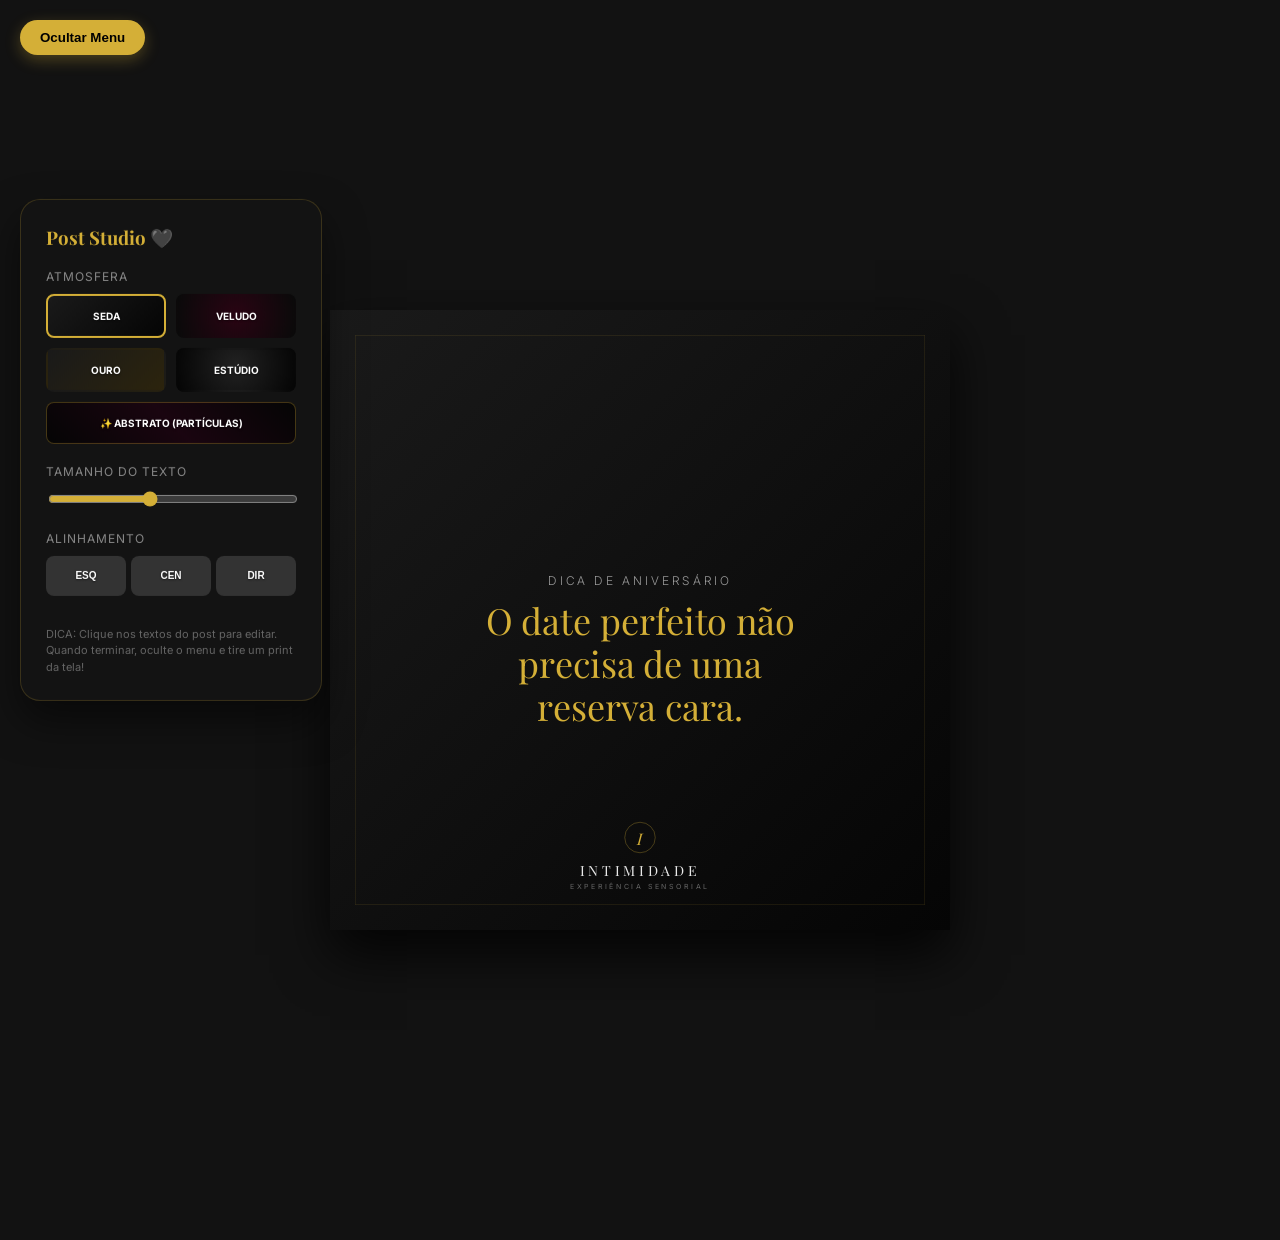
<file: gerador_de_posts.html>
<!DOCTYPE html>
<html lang="pt-br">
<head>
    <meta charset="UTF-8">
    <meta name="viewport" content="width=device-width, initial-scale=1.0">
    <title>Gerador de Posts Premium - Intimidade</title>
    <link href="https://fonts.googleapis.com/css2?family=Inter:wght@300;400;600&family=Playfair+Display:ital,wght@0,400;0,700;1,400&display=swap" rel="stylesheet">
    <style>
        :root {
            --gold: #D4AF37;
            --wine: #900C3F;
            --black: #0A0A0A;
            --ui-bg: rgba(20, 20, 20, 0.9);
        }

        body {
            background-color: #121212;
            display: flex;
            justify-content: center;
            align-items: center;
            min-height: 100vh;
            margin: 0;
            font-family: 'Inter', sans-serif;
            color: white;
            overflow-x: hidden;
        }

        /* Painel de Controle */
        .controls {
            position: fixed;
            left: 20px;
            top: 50%;
            transform: translateY(-50%);
            background: var(--ui-bg);
            padding: 25px;
            border-radius: 20px;
            border: 1px solid rgba(212, 175, 55, 0.2);
            backdrop-filter: blur(10px);
            z-index: 100;
            width: 250px;
            box-shadow: 0 20px 40px rgba(0,0,0,0.5);
            transition: all 0.3s ease;
        }

        .controls.hidden {
            transform: translateY(-50%) translateX(-300px);
        }

        .control-group {
            margin-bottom: 20px;
        }

        .control-group label {
            display: block;
            font-size: 12px;
            text-transform: uppercase;
            letter-spacing: 1px;
            color: #888;
            margin-bottom: 10px;
        }

        .theme-grid {
            display: grid;
            grid-template-columns: repeat(2, 1fr);
            gap: 10px;
        }

        .theme-btn {
            height: 40px;
            border-radius: 8px;
            border: 2px solid transparent;
            cursor: pointer;
            transition: 0.2s;
            display: flex;
            align-items: center;
            justify-content: center;
            font-size: 10px;
            font-weight: bold;
            color: white;
            text-shadow: 0 1px 2px rgba(0,0,0,0.5);
        }

        .theme-btn.active {
            border-color: var(--gold);
        }

        .theme-seda { background: linear-gradient(135deg, #1a1a1a 0%, #050505 100%); }
        .theme-veludo { background: radial-gradient(circle at center, #2a0413 0%, #0a0a0a 100%); }
        .theme-ouro { background: linear-gradient(135deg, #1a1a1a 0%, #2c240d 100%); }
        .theme-estudio { background: radial-gradient(circle at 50% 40%, #222 0%, #050505 100%); }
        .theme-abstrato { background: linear-gradient(45deg, #050505, #1a0510, #050505); border: 1px solid rgba(212,175,55,0.3); }

        input[type="range"] {
            width: 100%;
            accent-color: var(--gold);
        }

        .btn-toggle {
            position: fixed;
            top: 20px;
            left: 20px;
            background: var(--gold);
            color: black;
            border: none;
            padding: 10px 20px;
            border-radius: 50px;
            cursor: pointer;
            font-weight: bold;
            z-index: 101;
            box-shadow: 0 5px 15px rgba(212, 175, 55, 0.3);
        }

        /* O Quadrado do Instagram */
        .instagram-post {
            width: 1080px; 
            height: 1080px;
            background-color: #0A0A0A;
            position: relative;
            display: flex;
            flex-direction: column;
            justify-content: center;
            align-items: center;
            padding: 80px;
            text-align: center;
            box-shadow: 0 50px 100px rgba(0,0,0,0.8);
            transform: scale(0.5); /* Escala para visualização no navegador */
            transform-origin: center;
            transition: all 3s ease-in-out;
        }

        /* Efeitos de Fundo Dinâmicos */
        .post-bg-overlay {
            position: absolute;
            top: 0; left: 0; right: 0; bottom: 0;
            pointer-events: none;
            opacity: 0.5;
        }

        .instagram-post::before {
            content: '';
            position: absolute;
            top: 50px; bottom: 50px; left: 50px; right: 50px;
            border: 1px solid rgba(212, 175, 55, 0.2);
            pointer-events: none;
        }

        .sup-title {
            font-size: 24px;
            font-weight: 300;
            letter-spacing: 6px;
            color: #999;
            text-transform: uppercase;
            margin-bottom: 50px;
            outline: none;
        }

        .main-title {
            font-family: 'Playfair Display', serif;
            font-size: 72px;
            line-height: 1.2;
            color: var(--gold);
            outline: none;
            width: 100%;
            transition: all 0.3s;
        }

        .brand-logo {
            position: absolute;
            bottom: 80px;
            display: flex;
            flex-direction: column;
            align-items: center;
            outline: none;
        }

        .logo-icon {
            font-family: 'Playfair Display', serif;
            font-size: 32px;
            color: var(--gold);
            font-style: italic;
            width: 60px; height: 60px;
            border: 1px solid rgba(212, 175, 55, 0.6);
            border-radius: 50%;
            display: flex;
            justify-content: center;
            align-items: center;
            margin-bottom: 15px;
        }

        .logo-text {
            font-family: 'Playfair Display', serif;
            font-size: 28px;
            color: #EAEAEA;
            letter-spacing: 8px;
            text-transform: uppercase;
        }

        .logo-sub {
            font-size: 14px;
            color: #666;
            letter-spacing: 5px;
            text-transform: uppercase;
            margin-top: 5px;
        }

        /* Classes de Tema */
        .theme-seda-bg { background: linear-gradient(135deg, #1a1a1a 0%, #050505 100%) !important; }
        .theme-veludo-bg { background: radial-gradient(circle at center, #3a051a 0%, #050505 100%) !important; }
        .theme-ouro-bg { background: linear-gradient(135deg, #1a1a1a 0%, #2c240d 100%) !important; }
        .theme-estudio-bg { background: radial-gradient(circle at 50% 30%, #333 0%, #050505 100%) !important; }
        
        .theme-abstrato-bg {
            background: #050505 !important;
            overflow: hidden;
        }

        /* Canvas de Partículas estilo Hero Header (Topo) */
        #abstractCanvas {
            position: absolute;
            top: 0;
            left: 0;
            width: 100%;
            height: 45%; /* Ocupa a metade superior */
            pointer-events: none;
            opacity: 0;
            transition: opacity 2s ease-in-out;
            z-index: 5;
            mask-image: linear-gradient(to bottom, black 80%, transparent 100%);
        }

        .active-mist #abstractCanvas {
            opacity: 1;
        }

        .text-container {
            position: absolute;
            top: 55%; /* Levemente abaixo do centro para dar espaço ao Hero */
            left: 50%;
            transform: translate(-50%, -50%);
            width: 85%;
            z-index: 10;
            display: flex;
            flex-direction: column;
            align-items: center;
        }

        .sup-title {
            margin-bottom: 20px;
            z-index: 10;
        }

        .main-title {
            width: 100%;
            z-index: 10;
        }

        .brand-logo {
            position: absolute;
            bottom: 80px;
            z-index: 10;
        }

        @media (max-width: 1200px) {
            .instagram-post { transform: scale(0.4); }
        }
        @media (max-width: 800px) {
            .instagram-post { transform: scale(0.3); }
            .controls { display: none; }
        }
    </style>
</head>
<body>

    <button class="btn-toggle" onclick="toggleUI()">Ocultar Menu</button>

    <div class="controls" id="controls">
        <h3 style="margin-top:0; color:var(--gold); font-family: 'Playfair Display', serif;">Post Studio 🖤</h3>
        
        <div class="control-group">
            <label>Atmosfera</label>
            <div class="theme-grid">
                <div class="theme-btn theme-seda active" onclick="setTheme('seda', this)">SEDA</div>
                <div class="theme-btn theme-veludo" onclick="setTheme('veludo', this)">VELUDO</div>
                <div class="theme-btn theme-ouro" onclick="setTheme('ouro', this)">OURO</div>
                <div class="theme-btn theme-estudio" onclick="setTheme('estudio', this)">ESTÚDIO</div>
                <div class="theme-btn theme-abstrato" style="grid-column: span 2" onclick="setTheme('abstrato', this)">✨ ABSTRATO (PARTÍCULAS)</div>
            </div>
        </div>

        <div class="control-group">
            <label>Tamanho do Texto</label>
            <input type="range" min="40" max="120" value="72" oninput="updateFontSize(this.value)">
        </div>

        <div class="control-group">
            <label>Alinhamento</label>
            <div style="display:flex; gap:5px;">
                <button class="theme-btn" style="flex:1; background:#333;" onclick="setAlign('left')">ESQ</button>
                <button class="theme-btn" style="flex:1; background:#333;" onclick="setAlign('center')">CEN</button>
                <button class="theme-btn" style="flex:1; background:#333;" onclick="setAlign('right')">DIR</button>
            </div>
        </div>

        <div style="margin-top: 30px; font-size: 11px; color: #666; line-height: 1.5;">
            DICA: Clique nos textos do post para editar. Quando terminar, oculte o menu e tire um print da tela!
        </div>
    </div>

    <div class="instagram-post theme-seda-bg" id="post">
        <canvas id="abstractCanvas"></canvas>
        
        <div class="text-container">
            <div class="sup-title" contenteditable="true">DICA DE ANIVERSÁRIO</div>
            <div class="main-title" id="mainTitle" contenteditable="true">O date perfeito não<br>precisa de uma<br>reserva cara.</div>
        </div>
        
        <div class="brand-logo" contenteditable="true">
            <div class="logo-icon">I</div>
            <div class="logo-text">Intimidade</div>
            <div class="logo-sub">EXPERIÊNCIA SENSORIAL</div>
        </div>
    </div>

    <script>
        function setTheme(theme, btn) {
            const post = document.getElementById('post');
            
            // Remove todos os temas anteriores
            post.classList.remove('theme-seda-bg', 'theme-veludo-bg', 'theme-ouro-bg', 'theme-estudio-bg', 'theme-abstrato-bg', 'active-mist');
            
            // Adiciona o novo tema
            post.classList.add('theme-' + theme + '-bg');
            
            // Ativa a névoa se for abstrato
            if(theme === 'abstrato') {
                post.classList.add('active-mist');
                if(!particlesInitialized) initParticles();
            }
            
            document.querySelectorAll('.theme-btn').forEach(b => b.classList.remove('active'));
            btn.classList.add('active');
        }

        function updateFontSize(size) {
            document.getElementById('mainTitle').style.fontSize = size + 'px';
        }

        function setAlign(align) {
            document.getElementById('post').style.textAlign = align;
            document.getElementById('post').style.alignItems = 
                align === 'left' ? 'flex-start' : (align === 'right' ? 'flex-end' : 'center');
        }

        function toggleUI() {
            const controls = document.getElementById('controls');
            const btn = document.querySelector('.btn-toggle');
            controls.classList.toggle('hidden');
            btn.innerText = controls.classList.contains('hidden') ? 'Mostrar Menu' : 'Ocultar Menu';
        }

        // Atalhos de teclado
        document.addEventListener('keydown', function(e) {
            if (e.key === 'h' || e.key === 'H') toggleUI();
        });

        // --- SISTEMA DE PARTÍCULAS PREMIUM (CANVAS) ---
        let particlesInitialized = false;
        const canvas = document.getElementById('abstractCanvas');
        const ctx = canvas.getContext('2d');
        let particles = [];
        let animationState = 'floating'; // floating, forming, merging
        let stateTimer = 0;

        // Silhuetas "Sexier" (Caminhos mais detalhados e curvos)
        // Feminino: Ampulheta elegante
        const femalePathData = 'M50,15c5-1,10,3,10,8s-4,10-10,10s-10-5-10-10S45,14,50,15z M50,35c-5,0-15,5-15,15c0,10,10,15,10,30s-10,30-10,40c0,10,20,15,30,15s30-5,30-15c0-10-10-25-10-40s10-20,10-30C75,40,65,35,50,35z';
        // Masculino: Tronco em V
        const malePathData = 'M50,10c6,0,11,5,11,11s-5,11-11,11s-11-5-11-11S44,10,50,10z M50,35c-15,0-25,5-25,20c0,15,10,20,10,40s-5,45-5,55c0,10,20,10,40,10s40,0,40-10c0-10-5-35-5-55s10-25,10-40C75,40,65,35,50,35z';
        
        const femalePath = new Path2D(femalePathData);
        const malePath = new Path2D(malePathData);

        function initParticles() {
            particlesInitialized = true;
            canvas.width = 1080;
            canvas.height = 486; // 45% de 1080
            particles = [];
            stateTimer = 0;
            animationState = 'floating';
            
            // Criar 100 partículas para formar os corpos
            for(let i = 0; i < 100; i++) {
                particles.push({
                    x: Math.random() * canvas.width,
                    y: Math.random() * canvas.height,
                    radius: Math.random() * 5 + 1.5,
                    vx: (Math.random() - 0.5) * 1.5,
                    vy: (Math.random() - 0.5) * 1.5,
                    color: i % 2 === 0 ? 'rgba(212, 175, 55, ' : 'rgba(144, 12, 63, ',
                    alpha: Math.random() * 0.4 + 0.2,
                    targetX: null, targetY: null,
                    isMale: i % 2 === 0
                });
            }
            animateParticles();
        }

        function animateParticles() {
            if(!document.getElementById('post').classList.contains('active-mist')) {
                requestAnimationFrame(animateParticles);
                return;
            }

            ctx.clearRect(0, 0, canvas.width, canvas.height);
            stateTimer++;

            // Ritmo fluído
            if (stateTimer > 300 && animationState === 'floating') animationState = 'forming';
            if (stateTimer > 800 && animationState === 'forming') animationState = 'merging';
            if (stateTimer > 1500) stateTimer = 0, animationState = 'floating'; 

            particles.forEach((p, i) => {
                if (animationState === 'floating') {
                    p.x += p.vx * 0.8; p.y += p.vy * 0.8;
                    if(p.x < 0 || p.x > canvas.width) p.vx *= -1;
                    if(p.y < 0 || p.y > canvas.height) p.vy *= -1;
                } else {
                    const isMale = p.isMale;
                    let targetBaseX, targetBaseY;

                    if (animationState === 'forming') {
                        // Silhuetas separadas no HERO
                        targetBaseX = isMale ? 350 : 730;
                        targetBaseY = 180; // Sobe um pouco mais para dar espaço ao texto central
                        const angle = (i / 50) * Math.PI * 2;
                        const r = isMale ? 60 : 50;
                        p.targetX = targetBaseX + Math.cos(angle) * r * (Math.sin(i*0.1) + 1);
                        p.targetY = targetBaseY + Math.sin(angle) * r * (Math.cos(i*0.1) + 1.5);
                    } else {
                        // FUSÃO NO LOGO (O "I" Central) no HERO
                        targetBaseX = 540;
                        targetBaseY = 180;
                        
                        // REGRA: Dourada forma o I, Vermelha forma a Bola
                        if (p.color.includes('212')) {
                            // DOURADA -> Haste do I
                            p.targetX = targetBaseX + (Math.random() - 0.5) * 10;
                            p.targetY = targetBaseY + (Math.random() - 0.5) * 140;
                        } else {
                            // VERMELHA -> Círculo
                            const angle = (i / 50) * Math.PI * 2;
                            p.targetX = targetBaseX + Math.cos(angle) * 90;
                            p.targetY = targetBaseY + Math.sin(angle) * 90;
                        }
                    }

                    p.x += (p.targetX - p.x) * 0.04;
                    p.y += (p.targetY - p.y) * 0.04;
                }

                // Desenho das partículas
                const grad = ctx.createRadialGradient(p.x, p.y, 0, p.x, p.y, p.radius * 2);
                grad.addColorStop(0, p.color + p.alpha + ')');
                grad.addColorStop(1, 'rgba(0,0,0,0)');
                ctx.fillStyle = grad;
                ctx.beginPath();
                ctx.arc(p.x, p.y, p.radius * 2, 0, Math.PI * 2);
                ctx.fill();
            });

            // Sombra das silhuetas (muito sutil)
            if (animationState !== 'floating') {
                ctx.globalAlpha = 0.02;
                ctx.save();
                ctx.translate(animationState === 'merging' ? 540-250 : 350-250, 350-50);
                ctx.scale(5, 5); ctx.fillStyle = '#D4AF37'; ctx.fill(malePath);
                ctx.restore();
                ctx.save();
                ctx.translate(animationState === 'merging' ? 540-250 : 730-250, 350-50);
                ctx.scale(5, 5); ctx.fillStyle = '#900C3F'; ctx.fill(femalePath);
                ctx.restore();
                ctx.globalAlpha = 1.0;
            }

            requestAnimationFrame(animateParticles);
        }

        function updateFontSize(size) {
            document.getElementById('mainTitle').style.fontSize = size + 'px';
        }

        function setAlign(align) {
            document.getElementById('post').style.textAlign = align;
            document.getElementById('post').style.alignItems = 
                align === 'left' ? 'flex-start' : (align === 'right' ? 'flex-end' : 'center');
        }

        function toggleUI() {
            const controls = document.getElementById('controls');
            const btn = document.querySelector('.btn-toggle');
            controls.classList.toggle('hidden');
            btn.innerText = controls.classList.contains('hidden') ? 'Mostrar Menu' : 'Ocultar Menu';
        }

        // Atalhos de teclado
        document.addEventListener('keydown', function(e) {
            if (e.key === 'h' || e.key === 'H') toggleUI();
        });
    </script>
</body>
</html>
</file>
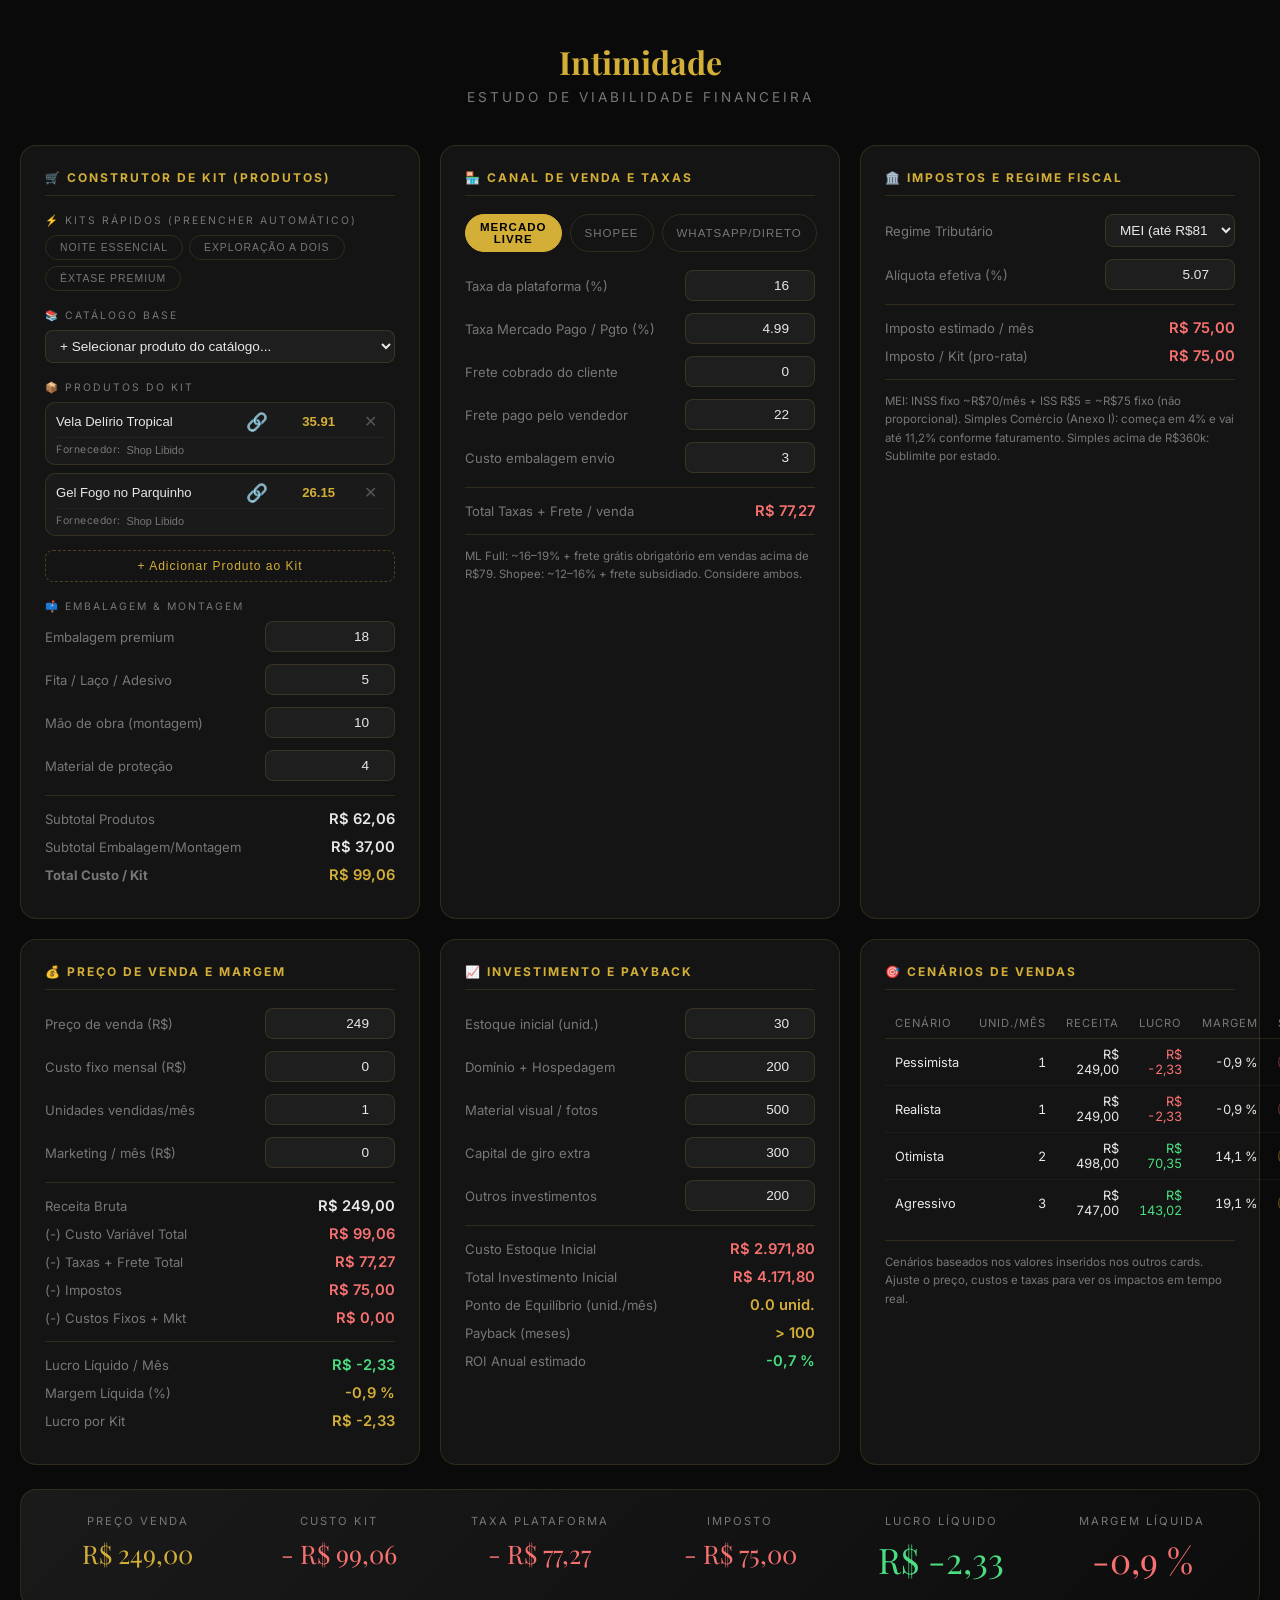
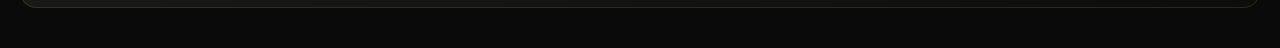
<file: viabilidade.html>
<!DOCTYPE html>
<html lang="pt-br">
<head>
<meta charset="UTF-8">
<title>Viabilidade Financeira — Intimidade</title>
<link href="https://fonts.googleapis.com/css2?family=Inter:wght@300;400;600;700&family=Playfair+Display:wght@400;700&display=swap" rel="stylesheet">
<style>
:root{--gold:#D4AF37;--wine:#900C3F;--bg:#0A0A0A;--card:#141414;--border:rgba(212,175,55,0.15);--text:#e8e8e8;--muted:#777}
*{box-sizing:border-box;margin:0;padding:0}
body{background:var(--bg);color:var(--text);font-family:'Inter',sans-serif;min-height:100vh;padding:40px 20px}
h1{font-family:'Playfair Display',serif;color:var(--gold);font-size:2rem;text-align:center;margin-bottom:6px}
.subtitle{text-align:center;color:var(--muted);font-size:.85rem;letter-spacing:3px;text-transform:uppercase;margin-bottom:40px}
.grid{display:grid;grid-template-columns:repeat(auto-fit,minmax(340px,1fr));gap:20px;max-width:1400px;margin:0 auto}
.card{background:var(--card);border:1px solid var(--border);border-radius:16px;padding:24px}
.card h2{font-size:.75rem;text-transform:uppercase;letter-spacing:2px;color:var(--gold);margin-bottom:18px;padding-bottom:10px;border-bottom:1px solid var(--border)}
.row{display:flex;align-items:center;justify-content:space-between;margin-bottom:12px;gap:10px}
.row label{font-size:.82rem;color:var(--muted);flex:1;min-width:140px}
.row input,.row select{background:#1e1e1e;border:1px solid var(--border);border-radius:8px;color:var(--text);font-size:.85rem;padding:7px 10px;width:130px;text-align:right;outline:none;transition:.2s}
.row input:focus,.row select:focus{border-color:var(--gold)}
.row select{text-align:left}
.result-row{display:flex;align-items:center;justify-content:space-between;margin-bottom:10px}
.result-row span:first-child{font-size:.82rem;color:var(--muted)}
.result-row .val{font-size:.92rem;font-weight:600;color:var(--text)}
.val.green{color:#4ade80}.val.red{color:#f87171}.val.gold{color:var(--gold)}
.big-result{background:linear-gradient(135deg,#1a1a1a,#0d0d0d);border:1px solid var(--border);border-radius:16px;padding:28px;max-width:1400px;margin:24px auto 0;display:grid;grid-template-columns:repeat(auto-fit,minmax(160px,1fr));gap:20px}
.metric{text-align:center}
.metric .label{font-size:.7rem;text-transform:uppercase;letter-spacing:2px;color:var(--muted);margin-bottom:8px}
.metric .number{font-family:'Playfair Display',serif;font-size:2.2rem;color:var(--gold)}
.metric .number.red{color:#f87171}.metric .number.green{color:#4ade80}
.divider{height:1px;background:var(--border);margin:14px 0}
.badge{display:inline-block;padding:2px 10px;border-radius:50px;font-size:.7rem;font-weight:600;letter-spacing:1px}
.badge.ok{background:rgba(74,222,128,.1);color:#4ade80;border:1px solid rgba(74,222,128,.3)}
.badge.warn{background:rgba(251,191,36,.1);color:#fbbf24;border:1px solid rgba(251,191,36,.3)}
.badge.bad{background:rgba(248,113,113,.1);color:#f87171;border:1px solid rgba(248,113,113,.3)}
.note{font-size:.72rem;color:var(--muted);margin-top:14px;line-height:1.6;border-top:1px solid var(--border);padding-top:12px}
.channel-tabs{display:flex;gap:8px;margin-bottom:18px}
.tab{padding:6px 14px;border-radius:50px;font-size:.72rem;letter-spacing:1px;text-transform:uppercase;cursor:pointer;border:1px solid var(--border);background:transparent;color:var(--muted);transition:.2s}
.tab.active{background:var(--gold);color:#000;border-color:var(--gold);font-weight:700}
table{width:100%;border-collapse:collapse;font-size:.8rem}
th{text-align:left;padding:8px 10px;color:var(--muted);font-weight:400;letter-spacing:1px;font-size:.7rem;text-transform:uppercase;border-bottom:1px solid var(--border)}
td{padding:8px 10px;border-bottom:1px solid rgba(255,255,255,.04)}
tr:last-child td{border-bottom:none}
td.num{text-align:right;font-variant-numeric:tabular-nums}
td.neg{color:#f87171} td.pos{color:#4ade80}
/* Kit Builder */
.kit-item{background:#1a1a1a;border:1px solid var(--border);border-radius:10px;padding:8px 10px;margin-bottom:8px}
.kit-item-top{display:grid;grid-template-columns:1fr 100px 28px;gap:6px;align-items:center}
.kit-item-bot{display:flex;gap:6px;align-items:center;margin-top:5px;padding-top:5px;border-top:1px solid rgba(255,255,255,.04)}
.kit-item input[type=text]{background:transparent;border:none;color:var(--text);font-size:.8rem;outline:none;width:100%}
.kit-item input[type=text].dist-input{color:var(--muted);font-size:.68rem;flex:1}
.kit-item input[type=number]{background:transparent;border:none;color:var(--gold);font-size:.82rem;font-weight:600;outline:none;text-align:right;width:100%}
.dist-label{font-size:.65rem;color:var(--muted);white-space:nowrap;letter-spacing:.5px}
.btn-add{width:100%;padding:8px;border-radius:8px;border:1px dashed rgba(212,175,55,.3);background:transparent;color:var(--gold);font-size:.75rem;cursor:pointer;transition:.2s;margin-top:6px;letter-spacing:1px}
.btn-add:hover{background:rgba(212,175,55,.08)}
.btn-del{background:transparent;border:none;color:#555;cursor:pointer;font-size:1rem;line-height:1;padding:2px 5px;border-radius:4px;transition:.2s}
.btn-del:hover{color:#f87171;background:rgba(248,113,113,.1)}
.kit-section-label{font-size:.65rem;text-transform:uppercase;letter-spacing:2px;color:var(--muted);margin:14px 0 8px}
</style>
</head>
<body>

<h1>Intimidade</h1>
<p class="subtitle">Estudo de Viabilidade Financeira</p>

<div class="grid">

  <!-- CUSTO DO PRODUTO — KIT BUILDER DINÂMICO -->
  <div class="card" style="grid-column: span 1">
    <h2>🛒 Construtor de Kit (Produtos)</h2>

    <p class="kit-section-label">⚡ Kits Rápidos (Preencher Automático)</p>
    <div style="display:flex; gap:6px; margin-bottom:18px; flex-wrap:wrap;">
      <button class="tab" onclick="loadKit('essencial')" style="font-size:0.65rem;">Noite Essencial</button>
      <button class="tab" onclick="loadKit('explorador')" style="font-size:0.65rem;">Exploração a Dois</button>
      <button class="tab" onclick="loadKit('premium')" style="font-size:0.65rem;">Êxtase Premium</button>
    </div>

    <p class="kit-section-label">📚 Catálogo Base</p>
    <div class="row" style="margin-bottom:18px;">
      <select id="db_select" onchange="if(this.value){addFromDb(this.value); this.value='';}" style="width:100%;">
        <option value="">+ Selecionar produto do catálogo...</option>
      </select>
    </div>

    <p class="kit-section-label">📦 Produtos do Kit</p>
    <div id="kit-items">
      <!-- Itens gerados por JS -->
    </div>
    <button class="btn-add" onclick="addItem()">+ Adicionar Produto ao Kit</button>

    <p class="kit-section-label" style="margin-top:18px">📫 Embalagem & Montagem</p>
    <div class="row"><label>Embalagem premium</label><input type="number" id="emb" value="18" oninput="calc()"></div>
    <div class="row"><label>Fita / Laço / Adesivo</label><input type="number" id="fita" value="5" oninput="calc()"></div>
    <div class="row"><label>Mão de obra (montagem)</label><input type="number" id="mao" value="10" oninput="calc()"></div>
    <div class="row"><label>Material de proteção</label><input type="number" id="prot" value="4" oninput="calc()"></div>

    <div class="divider"></div>
    <div class="result-row"><span>Subtotal Produtos</span><span class="val" id="subtotal_produtos">—</span></div>
    <div class="result-row"><span>Subtotal Embalagem/Montagem</span><span class="val" id="subtotal_emb">—</span></div>
    <div class="result-row"><span><strong>Total Custo / Kit</strong></span><span class="val gold" id="custo_total">—</span></div>
  </div>

  <!-- CANAL DE VENDA -->
  <div class="card">
    <h2>🏪 Canal de Venda e Taxas</h2>
    <div class="channel-tabs">
      <button class="tab active" onclick="setCanal('ml',this)">Mercado Livre</button>
      <button class="tab" onclick="setCanal('sh',this)">Shopee</button>
      <button class="tab" onclick="setCanal('wp',this)">WhatsApp/Direto</button>
    </div>
    <div class="row"><label>Taxa da plataforma (%)</label><input type="number" id="taxa_plat" value="16" step="0.1" oninput="calc()"></div>
    <div class="row"><label>Taxa Mercado Pago / Pgto (%)</label><input type="number" id="taxa_pgto" value="4.99" step="0.1" oninput="calc()"></div>
    <div class="row"><label>Frete cobrado do cliente</label><input type="number" id="frete_cliente" value="0" oninput="calc()"></div>
    <div class="row"><label>Frete pago pelo vendedor</label><input type="number" id="frete_vend" value="22" oninput="calc()"></div>
    <div class="row"><label>Custo embalagem envio</label><input type="number" id="emb_envio" value="3" oninput="calc()"></div>
    <div class="divider"></div>
    <div class="result-row"><span>Total Taxas + Frete / venda</span><span class="val red" id="total_taxas">—</span></div>
    <p class="note" id="nota_canal">ML Full: ~16–19% + frete grátis obrigatório em vendas acima de R$79. Shopee: ~12–16% + frete subsidiado. Considere ambos.</p>
  </div>

  <!-- IMPOSTOS -->
  <div class="card">
    <h2>🏛️ Impostos e Regime Fiscal</h2>
    <div class="row">
      <label>Regime Tributário</label>
      <select id="regime" onchange="calcRegime()">
        <option value="mei">MEI (até R$81k/ano)</option>
        <option value="simples">Simples Nacional - Comércio</option>
        <option value="isento">Informal / Isento</option>
      </select>
    </div>
    <div class="row"><label>Alíquota efetiva (%)</label><input type="number" id="aliquota" value="5.07" step="0.01" oninput="calc()"></div>
    <div class="divider"></div>
    <div class="result-row"><span>Imposto estimado / mês</span><span class="val red" id="imp_mes">—</span></div>
    <div class="result-row"><span>Imposto / Kit (pro-rata)</span><span class="val red" id="imp_kit">—</span></div>
    <p class="note">MEI: INSS fixo ~R$70/mês + ISS R$5 = ~R$75 fixo (não proporcional). Simples Comércio (Anexo I): começa em 4% e vai até 11,2% conforme faturamento. Simples acima de R$360k: Sublimite por estado.</p>
  </div>

  <!-- PREÇO E MARGEM -->
  <div class="card">
    <h2>💰 Preço de Venda e Margem</h2>
    <div class="row"><label>Preço de venda (R$)</label><input type="number" id="preco" value="249" oninput="calc()"></div>
    <div class="row"><label>Custo fixo mensal (R$)</label><input type="number" id="fixo" value="0" oninput="calc()"></div>
    <div class="row"><label>Unidades vendidas/mês</label><input type="number" id="unidades" value="1" oninput="calc()"></div>
    <div class="row"><label>Marketing / mês (R$)</label><input type="number" id="mkt" value="0" oninput="calc()"></div>
    <div class="divider"></div>
    <div class="result-row"><span>Receita Bruta</span><span class="val" id="receita_bruta">—</span></div>
    <div class="result-row"><span>(-) Custo Variável Total</span><span class="val red" id="custo_var_total">—</span></div>
    <div class="result-row"><span>(-) Taxas + Frete Total</span><span class="val red" id="taxa_total_m">—</span></div>
    <div class="result-row"><span>(-) Impostos</span><span class="val red" id="imp_total">—</span></div>
    <div class="result-row"><span>(-) Custos Fixos + Mkt</span><span class="val red" id="fixo_total">—</span></div>
    <div class="divider"></div>
    <div class="result-row"><span>Lucro Líquido / Mês</span><span class="val green" id="lucro_mes">—</span></div>
    <div class="result-row"><span>Margem Líquida (%)</span><span class="val gold" id="margem">—</span></div>
    <div class="result-row"><span>Lucro por Kit</span><span class="val gold" id="lucro_kit">—</span></div>
  </div>

  <!-- PAYBACK E INVESTIMENTO -->
  <div class="card">
    <h2>📈 Investimento e Payback</h2>
    <div class="row"><label>Estoque inicial (unid.)</label><input type="number" id="estq_und" value="30" oninput="calc()"></div>
    <div class="row"><label>Domínio + Hospedagem</label><input type="number" id="inv_site" value="200" oninput="calc()"></div>
    <div class="row"><label>Material visual / fotos</label><input type="number" id="inv_foto" value="500" oninput="calc()"></div>
    <div class="row"><label>Capital de giro extra</label><input type="number" id="inv_giro" value="300" oninput="calc()"></div>
    <div class="row"><label>Outros investimentos</label><input type="number" id="inv_outros" value="200" oninput="calc()"></div>
    <div class="divider"></div>
    <div class="result-row"><span>Custo Estoque Inicial</span><span class="val red" id="custo_estq">—</span></div>
    <div class="result-row"><span>Total Investimento Inicial</span><span class="val red" id="inv_total">—</span></div>
    <div class="result-row"><span>Ponto de Equilíbrio (unid./mês)</span><span class="val gold" id="break_even">—</span></div>
    <div class="result-row"><span>Payback (meses)</span><span class="val gold" id="payback">—</span></div>
    <div class="result-row"><span>ROI Anual estimado</span><span class="val green" id="roi">—</span></div>
  </div>

  <!-- CENÁRIOS -->
  <div class="card">
    <h2>🎯 Cenários de Vendas</h2>
    <table id="tabela_cenarios">
      <thead><tr><th>Cenário</th><th>Unid./mês</th><th class="num">Receita</th><th class="num">Lucro</th><th class="num">Margem</th><th>Status</th></tr></thead>
      <tbody id="tbody_cenarios"></tbody>
    </table>
    <p class="note">Cenários baseados nos valores inseridos nos outros cards. Ajuste o preço, custos e taxas para ver os impactos em tempo real.</p>
  </div>

</div>

<!-- PAINEL PRINCIPAL -->
<div class="big-result" style="grid-template-columns:repeat(auto-fit,minmax(140px,1fr)); gap:15px; padding: 24px;">
  <div class="metric"><div class="label">Preço Venda</div><div class="number" id="venda_big" style="font-size:1.6rem">—</div></div>
  <div class="metric"><div class="label">Custo Kit</div><div class="number red" id="ck_big" style="font-size:1.6rem">—</div></div>
  <div class="metric"><div class="label">Taxa Plataforma</div><div class="number red" id="tx_big" style="font-size:1.6rem">—</div></div>
  <div class="metric"><div class="label">Imposto</div><div class="number red" id="im_big" style="font-size:1.6rem">—</div></div>
  <div class="metric"><div class="label">Lucro Líquido</div><div class="number green" id="lk_big">—</div></div>
  <div class="metric"><div class="label">Margem Líquida</div><div class="number" id="mg_big">—</div></div>
</div>

<script>
let canal = 'ml';
let itemCount = 0;

const defaultItems = [
  {nome:'Vela Delírio Tropical',dist:'Shop Libido',custo:35.91, link:'https://www.shoplibido.com.br/vela-de-massagem-beijavel-vibrante-delirio-tropical-40g-sofisticatto.html'},
  {nome:'Gel Fogo no Parquinho',dist:'Shop Libido',custo:26.15, link:'https://www.shoplibido.com.br/fogo-no-parquinho-gel-feminino-esquenta-e-vibra-60ml-hot-flowers.html'}
];

const PREDEF_KITS = {
  essencial: {
    precoSugerido: 159,
    items: [
      {nome:'Vela Delírio Tropical',dist:'Shop Libido',custo:35.91, link:'https://www.shoplibido.com.br/vela-de-massagem-beijavel-vibrante-delirio-tropical-40g-sofisticatto.html'},
      {nome:'Gel Fogo no Parquinho',dist:'Shop Libido',custo:26.15, link:'https://www.shoplibido.com.br/fogo-no-parquinho-gel-feminino-esquenta-e-vibra-60ml-hot-flowers.html'}
    ]
  },
  explorador: {
    precoSugerido: 299,
    items: [
      {nome:'Óleo Maçã do Amor INTT',dist:'Shop Libido',custo:35.00, link:'https://www.shoplibido.com.br/oleo-de-massagem-tantrica-maca-do-amor-130ml-intt.html'},
      {nome:'Anel Duplo Vibratório',dist:'Shop Libido',custo:26.50, link:'https://www.shoplibido.com.br/anel-peniano-duplo-com-vibrador-e-estimulador-de-clitoris-general-import.html'},
      {nome:'Body Splash Phero',dist:'Shop Libido',custo:19.29, link:'https://www.shoplibido.com.br/body-splash-phero-aroma-feminino-120ml-sexy-fantasy.html'}
    ]
  },
  premium: {
    precoSugerido: 499,
    items: [
      {nome:'Vibrador Casal App Control',dist:'Intimidade',custo:150.00, link:''},
      {nome:'Jogo Desejos e Drinks',dist:'Shop Libido',custo:19.28, link:'https://www.shoplibido.com.br/desejos-e-drinks-jogo-sensual-para-casais-50-cartas-diversao-ao-cubo.html'},
      {nome:'Gel Fogo no Parquinho',dist:'Shop Libido',custo:26.15, link:'https://www.shoplibido.com.br/fogo-no-parquinho-gel-feminino-esquenta-e-vibra-60ml-hot-flowers.html'}
    ]
  }
};

const DATABASE_PRODUTOS = {
  gel_fogo: {nome:'Sérum Sensorial Fogo no Parquinho',dist:'Shop Libido',custo:26.15, link:'https://www.shoplibido.com.br/fogo-no-parquinho-gel-feminino-esquenta-e-vibra-60ml-hot-flowers.html'},
  jogo_desejos: {nome:'Oráculo Desejos & Drinks',dist:'Shop Libido',custo:19.28, link:'https://www.shoplibido.com.br/desejos-e-drinks-jogo-sensual-para-casais-50-cartas-diversao-ao-cubo.html'},
  anel_duplo: {nome:'Anel Vibratório Infinity',dist:'Shop Libido',custo:26.50, link:'https://www.shoplibido.com.br/anel-peniano-duplo-com-vibrador-e-estimulador-de-clitoris-general-import.html'},
  body_splash: {nome:'Bruma Sedutora Phero Aroma',dist:'Shop Libido',custo:19.29, link:'https://www.shoplibido.com.br/body-splash-phero-aroma-feminino-120ml-sexy-fantasy.html'},
  oleo_maca: {nome:'Néctar Tântrico Maçã do Amor',dist:'Shop Libido',custo:35.00, link:'https://www.shoplibido.com.br/oleo-de-massagem-tantrica-maca-do-amor-130ml-intt.html'},
  vela_delirio: {nome:'Vela de Massagem Delírio',dist:'Shop Libido',custo:35.91, link:'https://www.shoplibido.com.br/vela-de-massagem-beijavel-vibrante-delirio-tropical-40g-sofisticatto.html'},
  vibrador_app: {nome:'Vibrador Casal App Control',dist:'Intimidade (Genérico)',custo:150.00, link:''}
};

function initCatalog() {
  const select = document.getElementById('db_select');
  for (const [key, item] of Object.entries(DATABASE_PRODUTOS)) {
    const opt = document.createElement('option');
    opt.value = key;
    opt.textContent = `${item.nome} — R$ ${item.custo.toFixed(2).replace('.',',')}`;
    select.appendChild(opt);
  }
}

function addFromDb(key) {
  const item = DATABASE_PRODUTOS[key];
  if(item) addItem(item.nome, item.dist, item.custo, item.link);
}

function loadKit(kitKey) {
    document.getElementById('kit-items').innerHTML = '';
    const kit = PREDEF_KITS[kitKey];
    if(kit) {
        kit.items.forEach(i => addItem(i.nome, i.dist, i.custo, i.link));
        document.getElementById('preco').value = kit.precoSugerido;
        calc();
    }
}

function addItem(nome='',dist='',custo=0, link='') {
  itemCount++;
  const id = 'item_'+itemCount;
  const el = document.createElement('div');
  el.className = 'kit-item';
  el.id = id;
  
  const linkHtml = link ? `<a href="${link}" target="_blank" title="Validar preço na Shop Libido" style="text-decoration:none; font-size:1.1rem; padding:0 6px; color:var(--gold); display:inline-flex; align-items:center;">🔗</a>` : `<span style="width:28px"></span>`;
  
  el.innerHTML = `
    <div class="kit-item-top" style="display:flex; align-items:center; gap:6px;">
      <input type="text" placeholder="Nome do produto" value="${nome}" oninput="calc()" style="font-size:.82rem; flex:1;">
      ${linkHtml}
      <input type="number" placeholder="R$ custo" value="${custo||''}" step="0.01" oninput="calc()" class="kit-cost" style="width:70px;">
      <button class="btn-del" onclick="removeItem('${id}')" title="Remover" style="width:28px; text-align:center;">✕</button>
    </div>
    <div class="kit-item-bot">
      <span class="dist-label">Fornecedor:</span>
      <input type="text" class="dist-input" placeholder="Nome do distribuidor / fornecedor" value="${dist}" oninput="calc()">
    </div>`;
  document.getElementById('kit-items').appendChild(el);
  calc();
}

function removeItem(id) {
  const el = document.getElementById(id);
  if(el) { el.remove(); calc(); }
}

function getKitCost() {
  let total = 0;
  document.querySelectorAll('.kit-cost').forEach(el => { total += parseFloat(el.value)||0; });
  return total;
}

function setCanal(c, el) {
  canal = c;
  document.querySelectorAll('.tab').forEach(t => t.classList.remove('active'));
  el.classList.add('active');
  const tx = {ml:{plat:16,pgto:4.99,fr:22},sh:{plat:14,pgto:0,fr:15},wp:{plat:0,pgto:3.5,fr:25}};
  const notas = {
    ml:'ML Full: ~16–19% + frete grátis obrigatório acima de R$79. Anúncio Clássico: 10-11%. Anúncio Premium: 16-19%.',
    sh:'Shopee: ~12–16% taxa plataforma + frete subsidiado por campanha. Sem taxa de anúncio obrigatória.',
    wp:'WhatsApp/Direto: sem taxa de plataforma. Pague apenas gateway de pagamento (~3,5%). Mais margem, menos volume.'
  };
  v('taxa_plat', tx[c].plat); v('taxa_pgto', tx[c].pgto); v('frete_vend', tx[c].fr);
  document.getElementById('nota_canal').textContent = notas[c];
  calc();
}

function calcRegime() {
  const r = gv('regime');
  const al = {mei:1.5, simples:5.07, isento:0};
  v('aliquota', al[r]); calc();
}

function v(id, val) { document.getElementById(id).value = val; }
function gv(id) { const el = document.getElementById(id); return el && el.tagName === 'SELECT' ? el.value : parseFloat(el && el.value)||0; }
function fmt(n) { return 'R$ '+n.toFixed(2).replace('.',',').replace(/\B(?=(\d{3})+(?!\d))/g, '.'); }
function pct(n) { return n.toFixed(1).replace('.',',')+' %'; }
function set(id, val) { const el = document.getElementById(id); if(el) el.textContent = val; }

function calc() {
  const prodCost = getKitCost();
  const embCost = gv('emb') + gv('fita') + gv('mao') + gv('prot');
  const custoKit = prodCost + embCost;

  set('subtotal_produtos', fmt(prodCost));
  set('subtotal_emb', fmt(embCost));
  set('custo_total', fmt(custoKit));

  const preco = gv('preco');
  const taxaPlat = preco * gv('taxa_plat') / 100;
  const taxaPgto = preco * gv('taxa_pgto') / 100;
  const freteVend = Math.max(0, gv('frete_vend') - gv('frete_cliente'));
  const totalTaxas = taxaPlat + taxaPgto + freteVend + gv('emb_envio');
  set('total_taxas', fmt(totalTaxas));

  const aliquota = gv('aliquota');
  const unidades = Math.max(gv('unidades'), 1);
  const receita = preco * unidades;
  
  // Imposto calculado sobre a RECEITA REAL simulada
  const impMes = gv('regime') === 'mei' ? 75 : (receita * aliquota / 100);
  const impKit = gv('regime') === 'mei' ? (75 / unidades) : (preco * aliquota / 100);
  
  set('imp_mes', fmt(impMes));
  set('imp_kit', fmt(impKit));


  const custoVarTotal = custoKit * unidades;
  const taxaTotalM = totalTaxas * unidades;
  const fixoTotal = gv('fixo') + gv('mkt');
  const lucroMes = receita - custoVarTotal - taxaTotalM - impMes - fixoTotal;
  const margem = receita > 0 ? lucroMes / receita * 100 : 0;
  const lucroKit = preco - custoKit - totalTaxas - impKit - (fixoTotal / Math.max(unidades, 1));

  set('receita_bruta', fmt(receita));
  set('custo_var_total', fmt(custoVarTotal));
  set('taxa_total_m', fmt(taxaTotalM));
  set('imp_total', fmt(impMes));
  set('fixo_total', fmt(fixoTotal));
  set('lucro_mes', fmt(lucroMes));
  set('margem', pct(margem));
  set('lucro_kit', fmt(lucroKit));

  // Payback
  const estoqCusto = custoKit * gv('estq_und');
  const invTotal = estoqCusto + gv('inv_site') + gv('inv_foto') + gv('inv_giro') + gv('inv_outros');
  const breakEven = fixoTotal / Math.max(lucroKit, 0.01);
  const payback = lucroMes > 0 ? invTotal / lucroMes : 999;
  const roiAnual = invTotal > 0 ? (lucroMes * 12 / invTotal) * 100 : 0;
  set('custo_estq', fmt(estoqCusto));
  set('inv_total', fmt(invTotal));
  set('break_even', breakEven.toFixed(1)+' unid.');
  set('payback', payback >= 100 ? '> 100' : payback.toFixed(1));
  set('roi', pct(roiAnual));

  // Big panel
  set('venda_big', fmt(preco));
  set('ck_big', '- ' + fmt(custoKit));
  set('tx_big', '- ' + fmt(totalTaxas));
  set('im_big', '- ' + fmt(impKit));
  set('mg_big', pct(margem));
  set('lk_big', fmt(lucroKit));

  // Cenários
  const cenarios = [{n:'Pessimista',u:Math.round(unidades*.5)},{n:'Realista',u:unidades},{n:'Otimista',u:Math.round(unidades*1.5)},{n:'Agressivo',u:Math.round(unidades*2.5)}];
  const tbody = document.getElementById('tbody_cenarios');
  tbody.innerHTML = cenarios.map(c => {
    const r = preco*c.u;
    const l = r - custoKit*c.u - totalTaxas*c.u - impMes - fixoTotal;
    const m = r > 0 ? l/r*100 : 0;
    const cls = l > 0 ? 'pos' : 'neg';
    const badge = m > 25 ? '<span class="badge ok">OK</span>' : m > 5 ? '<span class="badge warn">⚠</span>' : '<span class="badge bad">❌</span>';
    return `<tr><td>${c.n}</td><td class="num">${c.u}</td><td class="num">${fmt(r)}</td><td class="num ${cls}">${fmt(l)}</td><td class="num">${pct(m)}</td><td>${badge}</td></tr>`;
  }).join('');

  // Color big
  const el = document.getElementById('mg_big');
  if(el) el.className = 'number'+(margem > 20 ? ' green' : margem > 5 ? '' : ' red');
}

document.addEventListener('DOMContentLoaded', () => {
  initCatalog();
  defaultItems.forEach(i => addItem(i.nome, i.dist, i.custo, i.link));
});
</script>
</body>
</html>
</file>
